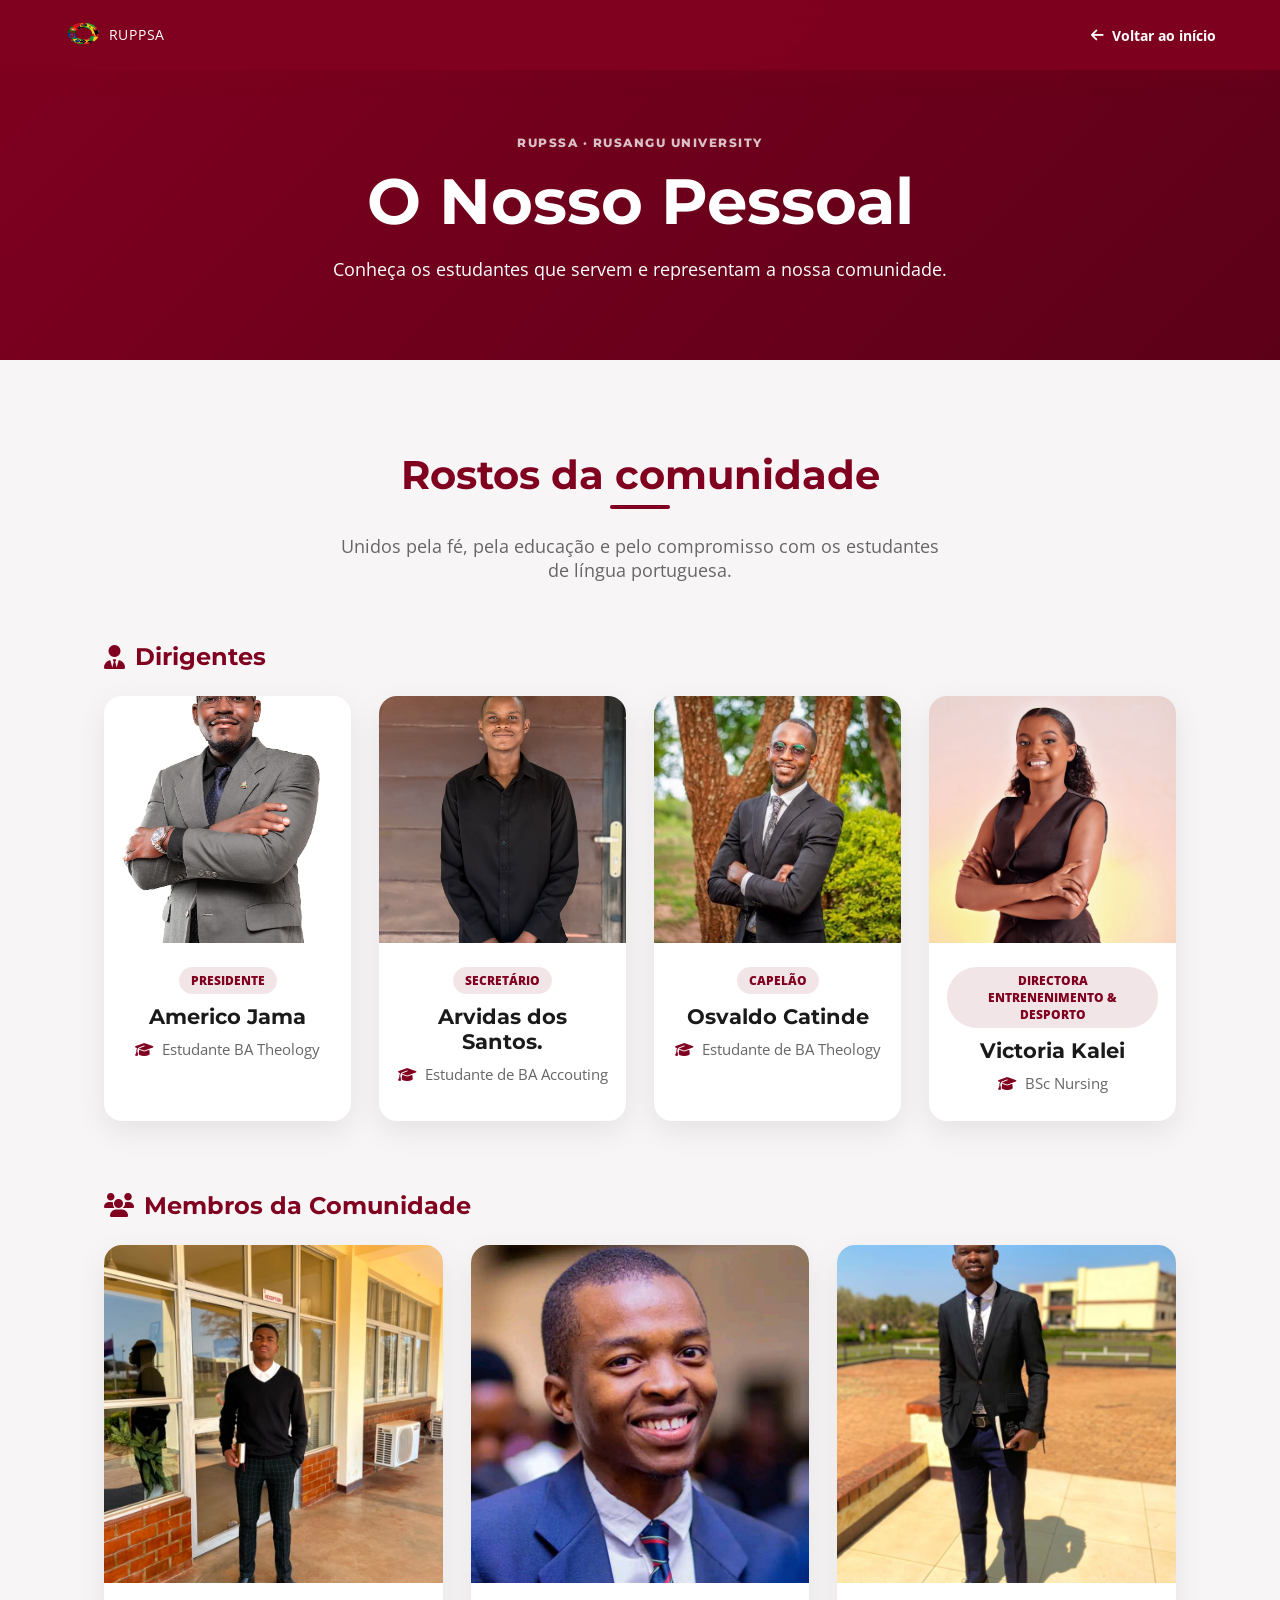
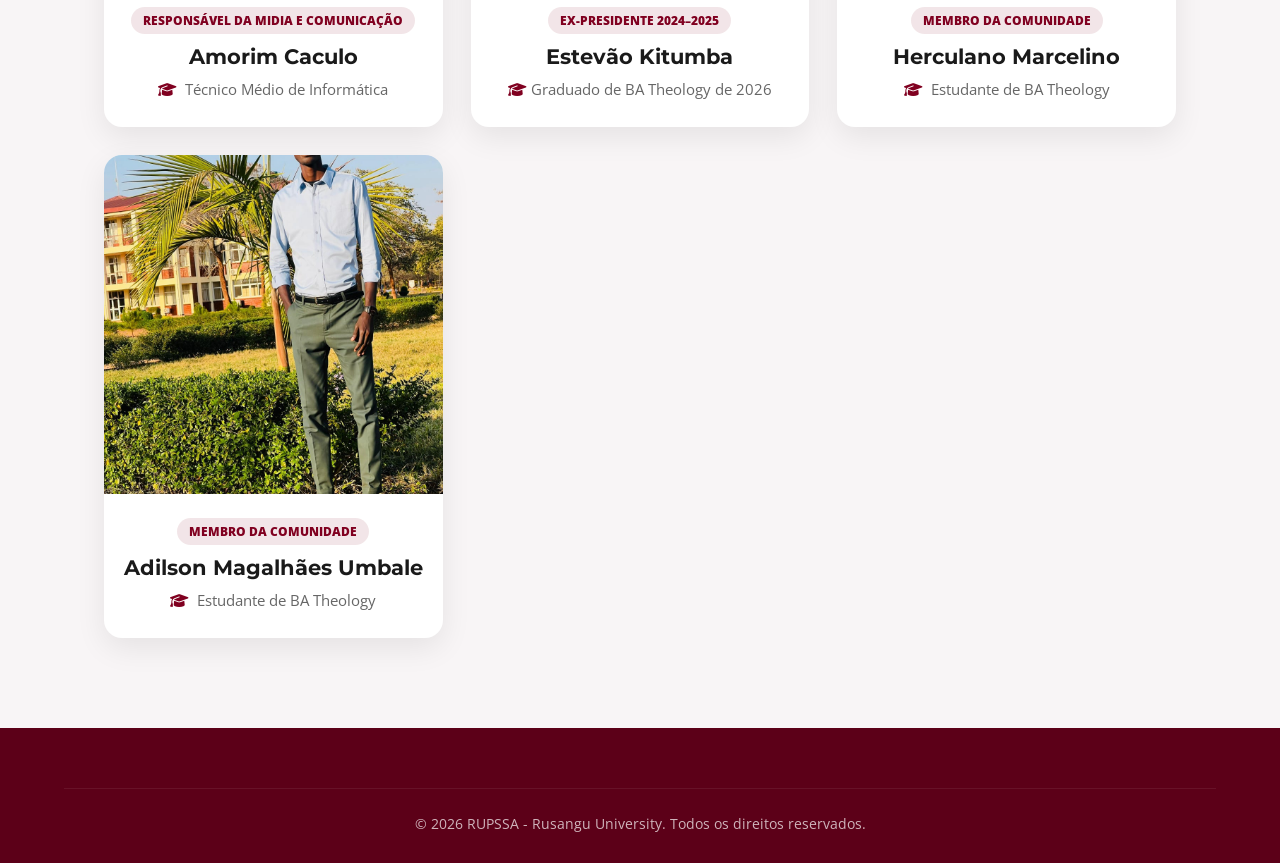
<file: pessoal.html>
<!DOCTYPE html>
<html lang="pt-AO">
<head>
    <meta charset="UTF-8">
    <meta name="viewport" content="width=device-width, initial-scale=1.0">
    <meta name="description" content="Conheça os estudantes que representam a comunidade RUPSSA na Rusangu University.">
    <title>O Nosso Pessoal | RUPSSA</title>
    <link href="https://fonts.googleapis.com/css2?family=Montserrat:wght@300;400;600;700;800&family=Open+Sans:wght@400;600&display=swap" rel="stylesheet">
    <link rel="stylesheet" href="https://cdnjs.cloudflare.com/ajax/libs/font-awesome/6.4.0/css/all.min.css">
    <link rel="stylesheet" href="style.css">
    <link rel="shortcut icon" href="rupssalogotransparente.png" type="image/x-icon">
</head>
<body class="team-page">
    <nav class="navbar">
        <a href="index.html" class="logo" aria-label="Página inicial da RUPSSA">

            <img src="rupssalogotransparente.png" alt="Logótipo da RUPSSA" class="logo-image">

            <span>RUPPSA</span>
        </a>
        <a href="index.html#about" class="gallery-back-link">
            <i class="fas fa-arrow-left"></i>
            <span>Voltar ao início</span>
        </a>
    </nav>

    <main>
        <section class="team-page-hero">
            <div>
                <p class="gallery-eyebrow">RUPSSA · Rusangu University</p>
                <h1>O Nosso Pessoal</h1>
                <p>Conheça os estudantes que servem e representam a nossa comunidade.</p>
            </div>
        </section>

        <section class="team-section" aria-labelledby="team-title">
            <div class="section-header">
                <h2 id="team-title">Rostos da comunidade</h2>
                <p>Unidos pela fé, pela educação e pelo compromisso com os estudantes de língua portuguesa.</p>
            </div>

            <div class="team-group">
                <h3 class="team-group-title"><i class="fas fa-user-tie"></i> Dirigentes</h3>
                <div class="team-grid">
                    <article class="team-card">
                        <div class="team-photo">
                            <img src="presi.jpg.jpeg" alt="Ayona" loading="lazy">
                        </div>
                        <div class="team-card-content">
                            <span class="team-role">Presidente</span>
                            <h3>Americo Jama</h3>
                            <p><i class="fas fa-graduation-cap"></i> Estudante BA Theology</p>
                        </div>
                    </article>

                    <article class="team-card">
                        <div class="team-photo">
                            <img src="arvidas.jpeg" alt="secretario " loading="lazy">
                        </div>
                        <div class="team-card-content">
                            <span class="team-role">Secretário</span>
                            <h3>Arvidas dos Santos.</h3>
                            <p><i class="fas fa-graduation-cap"></i> Estudante de BA Accouting</p>
                        </div>
                    </article>

                    <article class="team-card">
                        <div class="team-photo">
                            <img src="OsvaldoCatinde.jpeg" alt="Capelão" loading="lazy">
                        </div>
                        <div class="team-card-content">
                            <span class="team-role">Capelão</span>
                            <h3>Osvaldo Catinde</h3>
                            <p><i class="fas fa-graduation-cap"></i> Estudante de BA Theology</p>
                        </div>
                    </article>

                    <article class="team-card">
                        <div class="team-photo">
                            <img src="VictoriaKalei.jpeg" alt="directora de entretenimento" loading="lazy">
                        </div>
                        <div class="team-card-content">
                            <span class="team-role">Directora Entrenenimento & Desporto</span>
                            <h3>Victoria Kalei</h3>
                            <p><i class="fas fa-graduation-cap"></i> BSc Nursing</p>
                        </div>
                    </article>
                </div>
            </div>

            <div class="team-group">
                <h3 class="team-group-title"><i class="fas fa-users"></i> Membros da Comunidade</h3>
                <div class="team-grid team-grid-compact">
                    <article class="team-card">
                        <div class="team-photo">
                            <img src="pessoal/Amorim Caculo(BSc IT with education).jpeg" alt="Amorim Caculo, Responsável da media e comunicação do RUPSSA, estudante de BSc IT with Education" loading="lazy">
                        </div>
                        <div class="team-card-content">
                            <span class="team-role">Responsável da midia e comunicação</span>
                            <h3>Amorim Caculo</h3>
                            <p><i class="fas fa-graduation-cap"></i> Técnico Médio de Informática</p>
                        </div>
                    </article>

                    <article class="team-card">
                        <div class="team-photo">
                            <img src="pessoal/Kitumba.jpeg" alt="Estevão Kitumba, ex-presidente da RUPSSA, membro da comunidade, estudante de Theology" loading="lazy">
                        </div>
                        <div class="team-card-content">
                            <span class="team-role">Ex-presidente 2024–2025</span>
                            <h3>Estevão Kitumba</h3>
                            <p><i class="fas fa-graduation-cap"></i>Graduado de BA Theology de 2026</p>
                        </div>
                    </article>

                    <article class="team-card">
                        <div class="team-photo">
                            <img src="pessoal/Herculano Marcelino .jpeg" alt="Herculano, membro da comunidade RUPSSA, estudante Theology" loading="lazy">
                        </div>
                        <div class="team-card-content">
                            <span class="team-role">Membro da Comunidade</span>
                            <h3>Herculano Marcelino</h3>
                            <p><i class="fas fa-graduation-cap"></i> Estudante de BA Theology</p>
                        </div>
                    </article>

                    <article class="team-card">
                        <div class="team-photo">
                            <img src="pessoal/Adilson.jpeg" alt="Adilson, membro da comunidade RUPSSA, estudante Theology" loading="lazy">
                        </div>
                        <div class="team-card-content">
                            <span class="team-role">Membro da Comunidade</span>
                            <h3>Adilson Magalhães Umbale</h3>
                            <p><i class="fas fa-graduation-cap"></i> Estudante de BA Theology</p>
                        </div>
                    </article>
                </div>
            </div>
        </section>
    </main>

    <footer>
        <div class="footer-bottom">© 2026 RUPSSA - Rusangu University. Todos os direitos reservados.</div>
    </footer>
</body>
</html>
</file>
<file: style.css>
:root {
            --primary: #800020;
            --primary-dark: #5c0018;
            --primary-light: #a3002b;
            --secondary: #ffffff;
            --text-dark: #1a1a1a;
            --text-light: #666666;
            --bg-light: #f8f5f6;
            --transition: all 0.3s cubic-bezier(0.4, 0, 0.2, 1);
        }

        * {
            margin: 0;
            padding: 0;
            box-sizing: border-box;
        }

        body {
            font-family: 'Open Sans', sans-serif;
            color: var(--text-dark);
            background: var(--secondary);
            overflow-x: hidden;
        }

        h1, h2, h3, h4, h5, h6 {
            font-family: 'Montserrat', sans-serif;
        }

        /* ===== NAVBAR ===== */
        .navbar {
            position: fixed;
            top: 0;
            width: 100%;
            background: rgba(128, 0, 32, 0.95);
            backdrop-filter: blur(10px);
            z-index: 1000;
            padding: 0 5%;
            display: flex;
            justify-content: space-between;
            align-items: center;
            height: 70px;
            box-shadow: 0 4px 20px rgba(128, 0, 32, 0.3);
            transition: var(--transition);
        }

        .navbar.scrolled {
            height: 60px;
            background: rgba(128, 0, 32, 0.98);
        }

        .logo {
            display: flex;
            align-items: center;
            gap: 8px;
            text-decoration: none;
            color: white;
            transform: scale(0.9);
            transform-origin: left center;
        }

        /* Evita que o ficheiro de logo seja apresentado no seu tamanho original. */
        .logo-image {
            width: 42px;
            height: 42px;
            object-fit: contain;
            flex-shrink: 0;
        }

        .logo-icon {
            width: 28px;
            height: 28px;
            background: white;
            border-radius: 50%;
            display: flex;
            align-items: center;
            justify-content: center;
            font-weight: 800;
            color: var(--primary);
            font-size: 8px;
            font-family: 'Montserrat', sans-serif;
            flex-shrink: 0;
        }

        .logo-text {
            font-family: 'Montserrat', sans-serif;
            font-weight: 700;
            font-size: 0.72rem;
            line-height: 1.1;
            letter-spacing: 0.02em;
        }

        .logo-text span {
            font-weight: 400;
            font-size: 0.56rem;
            opacity: 0.9;
        }

        .nav-links {
            display: flex;
            align-items: center;
            gap: 30px;
            list-style: none;
        }

        .nav-links a {
            color: white;
            text-decoration: none;
            font-weight: 600;
            font-size: 0.9rem;
            position: relative;
            padding: 5px 0;
            transition: var(--transition);
        }

        .nav-links a::after {
            content: '';
            position: absolute;
            bottom: 0;
            left: 0;
            width: 0;
            height: 2px;
            background: white;
            transition: var(--transition);
        }

        .nav-links a:hover::after {
            width: 100%;
        }

        .lang-toggle {
            display: flex;
            align-items: center;
            gap: 8px;
            background: rgba(255,255,255,0.15);
            border: 1px solid rgba(255,255,255,0.3);
            border-radius: 25px;
            padding: 5px 15px;
            cursor: pointer;
            color: white;
            font-weight: 600;
            font-size: 0.85rem;
            transition: var(--transition);
        }

        .lang-toggle:hover {
            background: rgba(255,255,255,0.25);
        }

        .lang-toggle i {
            font-size: 0.9rem;
        }

        .mobile-menu-btn {
            display: none;
            background: none;
            border: none;
            color: white;
            font-size: 1.5rem;
            cursor: pointer;
        }

        /* ===== HERO ===== */
        .hero {
            min-height: 100vh;
            background: linear-gradient(135deg, var(--primary) 0%, var(--primary-dark) 50%, #4a0012 100%);
            display: flex;
            align-items: center;
            justify-content: center;
            position: relative;
            overflow: hidden;
            padding-top: 70px;
        }

        .hero::before {
            content: '';
            position: absolute;
            top: 0;
            left: 0;
            right: 0;
            bottom: 0;
            background: url("data:image/svg+xml,%3Csvg width='60' height='60' viewBox='0 0 60 60' xmlns='http://www.w3.org/2000/svg'%3E%3Cg fill='none' fill-rule='evenodd'%3E%3Cg fill='%23ffffff' fill-opacity='0.03'%3E%3Cpath d='M36 34v-4h-2v4h-4v2h4v4h2v-4h4v-2h-4zm0-30V0h-2v4h-4v2h4v4h2V6h4V4h-4zM6 34v-4H4v4H0v2h4v4h2v-4h4v-2H6zM6 4V0H4v4H0v2h4v4h2V6h4V4H6z'/%3E%3C/g%3E%3C/g%3E%3C/svg%3E");
            opacity: 0.5;
        }

        .hero-content {
            text-align: center;
            color: white;
            z-index: 2;
            max-width: 900px;
            padding: 0 20px;
            animation: fadeInUp 1s ease-out;
        }

        .hero-flags {
            display: flex;
            justify-content: center;
            gap: 20px;
            margin-bottom: 30px;
        }

        .hero-flag {
            width: 80px;
            height: 55px;
            border-radius: 8px;
            box-shadow: 0 8px 25px rgba(0,0,0,0.3);
            object-fit: cover;
            transition: var(--transition);
            border: 2px solid rgba(255,255,255,0.3);
        }

        .hero-flag:hover {
            transform: translateY(-5px) scale(1.05);
        }

        .hero h1 {
            font-size: 3.5rem;
            font-weight: 800;
            margin-bottom: 15px;
            text-shadow: 2px 2px 10px rgba(0,0,0,0.3);
            line-height: 1.1;
        }

        .hero h1 span {
            display: block;
            font-size: 1.2rem;
            font-weight: 400;
            opacity: 0.9;
            margin-top: 10px;
        }

        .hero p {
            font-size: 1.2rem;
            opacity: 0.9;
            margin-bottom: 40px;
            max-width: 600px;
            margin-left: auto;
            margin-right: auto;
            line-height: 1.6;
        }

        .hero-buttons {
            display: flex;
            gap: 15px;
            justify-content: center;
            flex-wrap: wrap;
        }

        .btn {
            padding: 14px 35px;
            border-radius: 50px;
            font-weight: 700;
            font-size: 0.95rem;
            text-decoration: none;
            transition: var(--transition);
            cursor: pointer;
            border: none;
            display: inline-flex;
            align-items: center;
            gap: 8px;
        }

        .btn-primary {
            background: white;
            color: var(--primary);
            box-shadow: 0 8px 25px rgba(0,0,0,0.2);
        }

        .btn-primary:hover {
            transform: translateY(-3px);
            box-shadow: 0 12px 35px rgba(0,0,0,0.3);
        }

        .btn-outline {
            background: transparent;
            color: white;
            border: 2px solid rgba(255,255,255,0.5);
        }

        .btn-outline:hover {
            background: rgba(255,255,255,0.1);
            border-color: white;
        }

        .hero-wave {
            position: absolute;
            bottom: 0;
            left: 0;
            width: 100%;
            line-height: 0;
        }

        .hero-wave svg {
            display: block;
            width: 100%;
            height: 100px;
        }

        /* ===== SECTIONS GENERAL ===== */
        section {
            padding: 100px 5%;
        }

        .section-header {
            text-align: center;
            margin-bottom: 60px;
        }

        .section-header h2 {
            font-size: 2.5rem;
            color: var(--primary);
            margin-bottom: 15px;
            position: relative;
            display: inline-block;
        }

        .section-header h2::after {
            content: '';
            position: absolute;
            bottom: -10px;
            left: 50%;
            transform: translateX(-50%);
            width: 60px;
            height: 4px;
            background: var(--primary);
            border-radius: 2px;
        }

        .section-header p {
            color: var(--text-light);
            font-size: 1.1rem;
            max-width: 600px;
            margin: 20px auto 0;
        }

        /* ===== ABOUT ===== */
        .about {
            background: var(--bg-light);
        }

        .about-grid {
            display: grid;
            grid-template-columns: 1fr 1fr;
            gap: 60px;
            align-items: center;
            max-width: 1200px;
            margin: 0 auto;
        }

        .about-more {
            display: flex;
            justify-content: center;
            margin-top: 45px;
        }

        .about-image {
            position: relative;
            border-radius: 20px;
            overflow: hidden;
            box-shadow: 0 20px 50px rgba(128, 0, 32, 0.15);
        }

        .about-image img {
            width: 100%;
            height: 450px;
            object-fit: cover;
            display: block;
        }

        .about-image::before {
            content: '';
            position: absolute;
            top: -20px;
            left: -20px;
            width: 100%;
            height: 100%;
            border: 3px solid var(--primary);
            border-radius: 20px;
            z-index: -1;
        }

        .about-content h3 {
            font-size: 2rem;
            color: var(--primary);
            margin-bottom: 20px;
        }

        .about-content p {
            color: var(--text-light);
            line-height: 1.8;
            margin-bottom: 20px;
            font-size: 1.05rem;
        }

        .about-flags {
            display: flex;
            gap: 15px;
            margin-top: 30px;
        }

        .about-flag-card {
            display: flex;
            align-items: center;
            gap: 10px;
            background: white;
            padding: 12px 20px;
            border-radius: 12px;
            box-shadow: 0 4px 15px rgba(0,0,0,0.08);
            transition: var(--transition);
        }

        .about-flag-card:hover {
            transform: translateY(-3px);
            box-shadow: 0 8px 25px rgba(0,0,0,0.12);
        }

        .about-flag-card img {
            width: 40px;
            height: 28px;
            border-radius: 4px;
            object-fit: cover;
        }

        .about-flag-card span {
            font-weight: 600;
            color: var(--text-dark);
            font-size: 0.9rem;
        }

        .stats {
            display: grid;
            grid-template-columns: repeat(3, 1fr);
            gap: 20px;
            margin-top: 30px;
        }

        .stat-item {
            text-align: center;
            background: white;
            padding: 20px;
            border-radius: 12px;
            box-shadow: 0 4px 15px rgba(0,0,0,0.05);
        }

        .stat-item h4 {
            font-size: 2rem;
            color: var(--primary);
            margin-bottom: 5px;
        }

        .stat-item p {
            margin: 0;
            font-size: 0.85rem;
            color: var(--text-light);
        }

        /* ===== NEWS ===== */
        .news-grid {
            display: grid;
            grid-template-columns: repeat(auto-fit, minmax(320px, 1fr));
            gap: 30px;
            max-width: 1200px;
            margin: 0 auto;
        }

        .news-card {
            background: white;
            border-radius: 16px;
            overflow: hidden;
            box-shadow: 0 10px 30px rgba(0,0,0,0.08);
            transition: var(--transition);
            border: 1px solid rgba(128, 0, 32, 0.08);
        }

        .news-card:hover {
            transform: translateY(-8px);
            box-shadow: 0 20px 50px rgba(128, 0, 32, 0.15);
        }

        .news-image {
            height: 200px;
            background: linear-gradient(135deg, var(--primary), var(--primary-dark));
            display: flex;
            align-items: center;
            justify-content: center;
            color: white;
            font-size: 3rem;
            position: relative;
            overflow: hidden;
        }

        .news-image img {
            width: 100%;
            height: 100%;
            object-fit: cover;
}

        .news-image::after {
            content: '';
            position: absolute;
            top: 0;
            left: 0;
            right: 0;
            bottom: 0;
            background: linear-gradient(to bottom, transparent 0%, rgba(0,0,0,0.3) 100%);
        }

        .news-badge {
            position: absolute;
            top: 15px;
            left: 15px;
            background: white;
            color: var(--primary);
            padding: 5px 15px;
            border-radius: 20px;
            font-size: 0.75rem;
            font-weight: 700;
            z-index: 2;
        }

        .news-content {
            padding: 25px;
        }

        .news-date {
            display: flex;
            align-items: center;
            gap: 8px;
            color: var(--primary);
            font-size: 0.85rem;
            font-weight: 600;
            margin-bottom: 12px;
        }

        .news-card h3 {
            font-size: 1.2rem;
            margin-bottom: 12px;
            color: var(--text-dark);
            line-height: 1.4;
        }

        .news-card p {
            color: var(--text-light);
            font-size: 0.95rem;
            line-height: 1.6;
            margin-bottom: 15px;
        }

        .read-more {
            color: var(--primary);
            text-decoration: none;
            font-weight: 700;
            font-size: 0.9rem;
            display: inline-flex;
            align-items: center;
            gap: 5px;
            transition: var(--transition);
        }

        .read-more:hover {
            gap: 10px;
        }

        /* ===== GALLERY ===== */
        .gallery {
            background: var(--bg-light);
        }

        .gallery-grid {
            display: grid;
            grid-template-columns: repeat(auto-fit, minmax(280px, 1fr));
            gap: 20px;
            max-width: 1200px;
            margin: 0 auto;
        }

        .gallery-item {
            position: relative;
            border-radius: 16px;
            overflow: hidden;
            aspect-ratio: 4/3;
            cursor: pointer;
            box-shadow: 0 10px 30px rgba(0,0,0,0.1);
            transition: var(--transition);
        }

        .gallery-item:hover {
            transform: scale(1.02);
            box-shadow: 0 20px 50px rgba(128, 0, 32, 0.2);
        }

        .gallery-item img {
            width: 100%;
            height: 100%;
            object-fit: cover;
            transition: var(--transition);
        }

        .gallery-item:hover img {
            transform: scale(1.1);
        }

        .gallery-overlay {
            position: absolute;
            bottom: 0;
            left: 0;
            right: 0;
            padding: 30px 20px 20px;
            background: linear-gradient(to top, rgba(128, 0, 32, 0.9), transparent);
            color: white;
            transform: translateY(100%);
            transition: var(--transition);
        }

        .gallery-item:hover .gallery-overlay {
            transform: translateY(0);
        }

        .gallery-more {
            display: flex;
            justify-content: center;
            margin-top: 40px;
        }

        /* ===== FULL GALLERY PAGE ===== */
        .gallery-page {
            background: var(--bg-light);
        }

        .gallery-back-link {
            color: white;
            text-decoration: none;
            font-weight: 700;
            font-size: 0.9rem;
            display: inline-flex;
            align-items: center;
            gap: 8px;
        }

        .gallery-page-hero {
            min-height: 360px;
            padding: 130px 5% 70px;
            display: grid;
            place-items: center;
            text-align: center;
            color: white;
            background: linear-gradient(135deg, var(--primary), var(--primary-dark));
        }

        .gallery-page-hero > div {
            max-width: 760px;
        }

        .gallery-eyebrow {
            margin-bottom: 12px;
            color: var(--primary-light);
            font-family: 'Montserrat', sans-serif;
            font-size: 0.78rem;
            font-weight: 800;
            letter-spacing: 0.12em;
            text-transform: uppercase;
        }

        .gallery-page-hero .gallery-eyebrow {
            color: rgba(255,255,255,0.75);
        }

        .gallery-page-hero h1 {
            font-size: clamp(2.4rem, 5vw, 4.2rem);
            margin-bottom: 15px;
        }

        .gallery-page-hero p:not(.gallery-eyebrow) {
            font-size: 1.1rem;
            line-height: 1.7;
        }

        .team-page {
            background: var(--bg-light);
        }

        .team-page-hero {
            min-height: 360px;
            padding: 130px 5% 70px;
            display: grid;
            place-items: center;
            text-align: center;
            color: white;
            background: linear-gradient(135deg, var(--primary), var(--primary-dark));
        }

        .team-page-hero > div {
            max-width: 760px;
        }

        .team-page-hero .gallery-eyebrow {
            color: rgba(255,255,255,0.75);
        }

        .team-page-hero h1 {
            font-size: clamp(2.4rem, 5vw, 4.2rem);
            margin-bottom: 15px;
        }

        .team-page-hero p:not(.gallery-eyebrow) {
            font-size: 1.1rem;
            line-height: 1.7;
        }

        .team-section {
            max-width: 1200px;
            margin: 0 auto;
            padding: clamp(56px, 8vw, 90px) 5%;
        }

        .team-grid {
            display: grid;
            grid-template-columns: repeat(auto-fit, minmax(min(100%, 230px), 1fr));
            gap: clamp(18px, 3vw, 28px);
        }

        .team-group + .team-group {
            margin-top: 70px;
        }

        .team-grid-compact {
            grid-template-columns: repeat(3, minmax(0, 1fr));
        }

        .team-group-title {
            display: flex;
            align-items: center;
            gap: 10px;
            margin-bottom: 25px;
            color: var(--primary);
            font-size: 1.5rem;
        }

        .team-card {
            overflow: hidden;
            border-radius: 18px;
            background: white;
            text-align: center;
            box-shadow: 0 10px 30px rgba(0,0,0,0.08);
            transition: var(--transition);
        }

        .team-card:hover {
            transform: translateY(-8px);
            box-shadow: 0 20px 45px rgba(128, 0, 32, 0.18);
        }

        .team-photo {
            aspect-ratio: 1 / 1;
            overflow: hidden;
            background: var(--primary-dark);
        }

        .team-photo img {
            width: 100%;
            height: 100%;
            display: block;
            object-fit: cover;
            transition: transform 0.35s ease;
        }

        .team-card:hover .team-photo img {
            transform: scale(1.05);
        }

        .team-card-content {
            padding: clamp(18px, 4vw, 24px) clamp(14px, 3vw, 18px) clamp(20px, 4vw, 26px);
        }

        .team-role {
            display: inline-block;
            margin-bottom: 10px;
            padding: 5px 12px;
            border-radius: 30px;
            background: rgba(128, 0, 32, 0.1);
            color: var(--primary);
            font-size: 0.76rem;
            font-weight: 800;
            text-transform: uppercase;
        }

        .team-card h3 {
            margin-bottom: 9px;
            color: var(--text-dark);
            font-size: 1.3rem;
        }

        .team-card p {
            color: var(--text-light);
            font-size: 0.92rem;
            line-height: 1.55;
            overflow-wrap: anywhere;
        }

        .team-card p i {
            margin-right: 5px;
            color: var(--primary);
        }

        .full-gallery-section {
            max-width: 1320px;
            margin: 0 auto;
            padding: 90px 5%;
        }

        .full-gallery-grid {
            display: grid;
            grid-template-columns: repeat(auto-fit, minmax(240px, 1fr));
            gap: 20px;
        }

        .full-gallery-item {
            position: relative;
            display: block;
            min-height: 260px;
            overflow: hidden;
            border-radius: 16px;
            background: var(--primary-dark);
            box-shadow: 0 10px 30px rgba(0,0,0,0.12);
        }

        .full-gallery-item img {
            width: 100%;
            height: 100%;
            min-height: 260px;
            display: block;
            object-fit: cover;
            transition: transform 0.35s ease;
        }

        .full-gallery-item span {
            position: absolute;
            inset: auto 0 0;
            padding: 38px 18px 16px;
            background: linear-gradient(transparent, rgba(92, 0, 24, 0.94));
            color: white;
            font-weight: 700;
            font-size: 0.9rem;
            opacity: 0;
            transition: opacity 0.3s ease;
        }

        .full-gallery-item:hover img,
        .full-gallery-item:focus-visible img {
            transform: scale(1.06);
        }

        .full-gallery-item:hover span,
        .full-gallery-item:focus-visible span {
            opacity: 1;
        }

        .full-gallery-item:focus-visible {
            outline: 4px solid var(--primary-light);
            outline-offset: 4px;
        }

        .gallery-event-heading {
            margin: 90px 0 35px;
            text-align: center;
        }

        .gallery-event-heading h2 {
            color: var(--primary);
            font-size: clamp(1.8rem, 3vw, 2.5rem);
            margin-bottom: 10px;
        }

        .gallery-event-heading p:not(.gallery-eyebrow) {
            color: var(--text-light);
        }

        .gallery-lightbox {
            position: fixed;
            inset: 0;
            z-index: 2000;
            display: flex;
            flex-direction: column;
            align-items: center;
            justify-content: center;
            gap: 14px;
            padding: 70px 20px 30px;
            background: rgba(20, 0, 5, 0.94);
        }

        .gallery-lightbox[hidden] {
            display: none;
        }

        .gallery-lightbox img {
            max-width: min(100%, 1100px);
            max-height: calc(100vh - 135px);
            border-radius: 10px;
            box-shadow: 0 18px 60px rgba(0,0,0,0.45);
        }

        .gallery-lightbox p {
            color: white;
            text-align: center;
        }

        .lightbox-close {
            position: absolute;
            top: 20px;
            right: 25px;
            width: 44px;
            height: 44px;
            border: 0;
            border-radius: 50%;
            background: white;
            color: var(--primary);
            cursor: pointer;
            font-size: 1.25rem;
        }

        .gallery-overlay h4 {
            font-size: 1.1rem;
            margin-bottom: 5px;
        }

        .gallery-overlay p {
            font-size: 0.85rem;
            opacity: 0.9;
        }

        .gallery-overlay i {
            position: absolute;
            top: 20px;
            right: 20px;
            width: 40px;
            height: 40px;
            background: white;
            color: var(--primary);
            border-radius: 50%;
            display: flex;
            align-items: center;
            justify-content: center;
            font-size: 1rem;
        }

        /* ===== FOOTER ===== */
        footer {
            background: var(--primary-dark);
            color: white;
            padding: 60px 5% 30px;
        }

        .footer-grid {
            display: grid;
            grid-template-columns: 2fr 1fr 1fr 1fr;
            gap: 40px;
            max-width: 1200px;
            margin: 0 auto;
            margin-bottom: 40px;
        }

        .footer-brand .logo {
            margin-bottom: 20px;
        }

        .footer-brand p {
            opacity: 0.8;
            line-height: 1.7;
            font-size: 0.95rem;
        }

        .footer-social {
            display: flex;
            gap: 12px;
            margin-top: 20px;
        }

        .footer-social a {
            width: 40px;
            height: 40px;
            background: rgba(255,255,255,0.1);
            border-radius: 50%;
            display: flex;
            align-items: center;
            justify-content: center;
            color: white;
            text-decoration: none;
            transition: var(--transition);
        }

        .footer-social a:hover {
            background: white;
            color: var(--primary);
            transform: translateY(-3px);
        }

        .footer-links h4 {
            font-size: 1.1rem;
            margin-bottom: 20px;
            position: relative;
            padding-bottom: 10px;
        }

        .footer-links h4::after {
            content: '';
            position: absolute;
            bottom: 0;
            left: 0;
            width: 40px;
            height: 3px;
            background: rgba(255,255,255,0.3);
            border-radius: 2px;
        }

        .footer-links ul {
            list-style: none;
        }

        .footer-links li {
            margin-bottom: 12px;
        }

        .footer-links a {
            color: rgba(255,255,255,0.7);
            text-decoration: none;
            transition: var(--transition);
            font-size: 0.95rem;
        }

        .footer-links a:hover {
            color: white;
            padding-left: 5px;
        }

        .footer-bottom {
            border-top: 1px solid rgba(255,255,255,0.1);
            padding-top: 25px;
            text-align: center;
            opacity: 0.7;
            font-size: 0.9rem;
        }

        .footer-flags {
            display: flex;
            gap: 10px;
            margin-top: 15px;
            justify-content: center;
        }

        .footer-flags img {
            width: 35px;
            height: 24px;
            border-radius: 3px;
            opacity: 0.8;
        }

        /* ===== ANIMATIONS ===== */
        @keyframes fadeInUp {
            from {
                opacity: 0;
                transform: translateY(30px);
            }
            to {
                opacity: 1;
                transform: translateY(0);
            }
        }

        .fade-in {
            opacity: 0;
            transform: translateY(30px);
            transition: opacity 0.8s ease, transform 0.8s ease;
        }

        .fade-in.visible {
            opacity: 1;
            transform: translateY(0);
        }

        /* ===== MOBILE RESPONSIVE ===== */
        @media (max-width: 968px) {
            .nav-links {
                position: fixed;
                top: 70px;
                left: 0;
                right: 0;
                background: var(--primary);
                flex-direction: column;
                padding: 30px;
                gap: 20px;
                transform: translateY(-150%);
                transition: var(--transition);
            }

            .nav-links.active {
                transform: translateY(0);
            }

            .mobile-menu-btn {
                display: block;
            }

            .hero h1 {
                font-size: 2.2rem;
            }

            .about-grid {
                grid-template-columns: 1fr;
            }

            .footer-grid {
                grid-template-columns: 1fr 1fr;
            }

            .stats {
                grid-template-columns: 1fr;
            }
        }

        @media (max-width: 600px) {
            .hero h1 {
                font-size: 1.8rem;
            }

            .hero p {
                font-size: 1rem;
            }

            .section-header h2 {
                font-size: 1.8rem;
            }

            .footer-grid {
                grid-template-columns: 1fr;
            }

            section {
                padding: 60px 5%;
            }

            .gallery-page-hero {
                min-height: 300px;
                padding-top: 110px;
            }

            .team-page-hero {
                min-height: 300px;
                padding: 105px 20px 48px;
            }

            .team-page-hero h1 {
                font-size: clamp(2rem, 10vw, 2.5rem);
            }

            .team-page-hero p:not(.gallery-eyebrow) {
                font-size: 1rem;
            }

            .team-section {
                padding-right: 20px;
                padding-left: 20px;
            }

            .team-group + .team-group {
                margin-top: 48px;
            }

            .team-group-title {
                align-items: flex-start;
                font-size: 1.2rem;
                line-height: 1.35;
            }

            .team-grid {
                grid-template-columns: minmax(0, 1fr);
            }

            .team-photo {
                aspect-ratio: 4 / 3;
            }

            .gallery-back-link span {
                display: none;
            }

            .full-gallery-section {
                padding-top: 60px;
                padding-bottom: 60px;
            }

            .full-gallery-grid {
                grid-template-columns: 1fr;
            }

            .team-grid-compact {
                grid-template-columns: 1fr;
            }

            .gallery-event-heading {
                margin-top: 60px;
            }
        }

        /* ===== SCROLLBAR ===== */
        ::-webkit-scrollbar {
            width: 10px;
        }

        ::-webkit-scrollbar-track {
            background: var(--bg-light);
        }

        ::-webkit-scrollbar-thumb {
            background: var(--primary);
            border-radius: 5px;
        }

        ::-webkit-scrollbar-thumb:hover {
            background: var(--primary-dark);
        }
</file>
